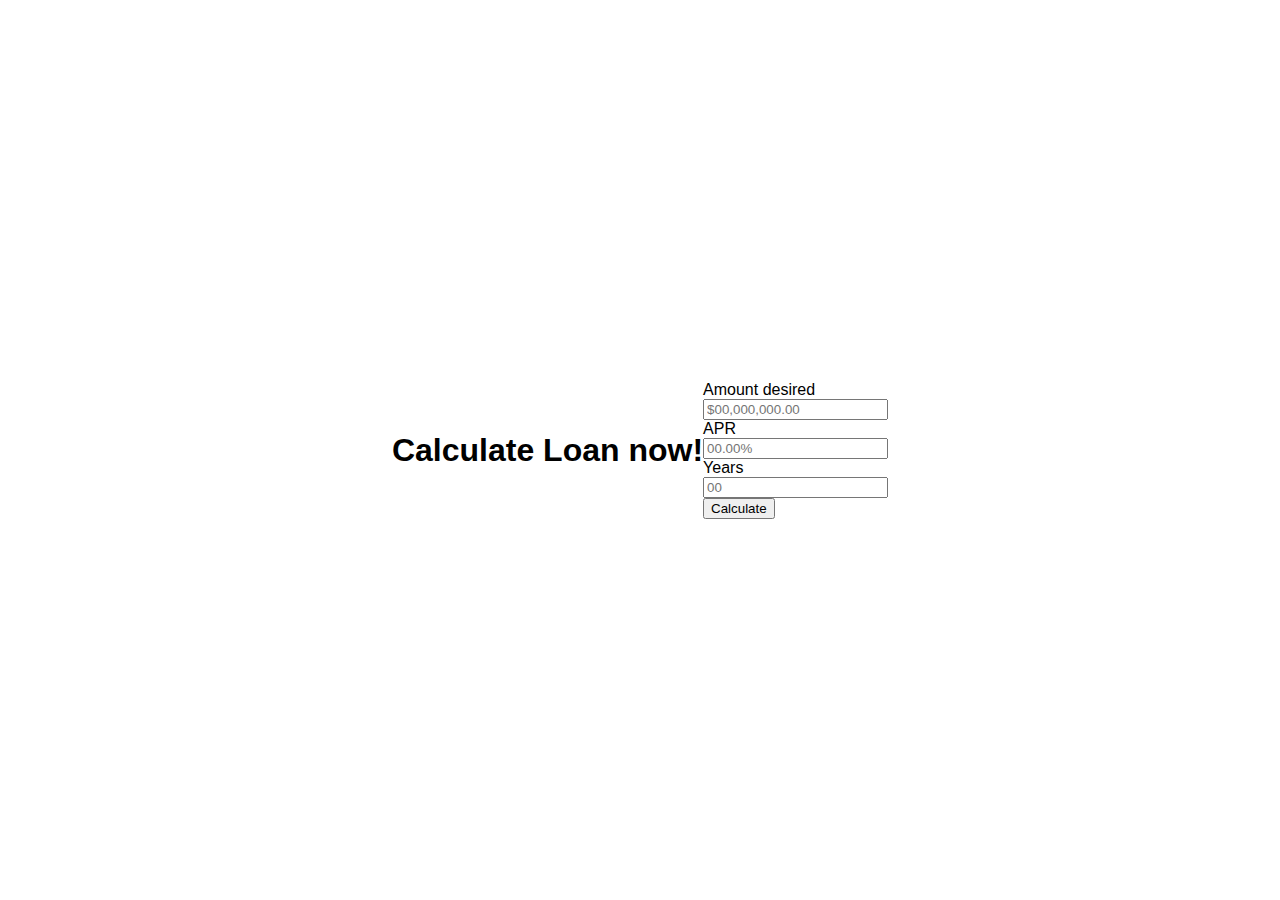
<file: calculator.html>
<!DOCTYPE html>
<html lang="en">
    <head>
        <link rel="stylesheet" href="style.css">
    </head>

<header>
    <h1 class="loan">Calculate Loan now!</h1>
</header>

<body>
<form action="">
    <div id="label"><label for="amt">Amount desired</label></div>
    <div><input type="text" name="amt" id="amt" placeholder="$00,000,000.00"></div>
    <div id="label"><label for="apr">APR</label></div>
    <div><input type="text" name="apr" id="apr" placeholder="00.00%"></div>
    <div id="label"><label for="year">Years</label></div>
    <div><input type="text" name="year" id="year" placeholder="00"></div>
    <div><button onclick="calcu.js">Calculate</button></div>
    
</form>
    
</body>




</html>
</file>
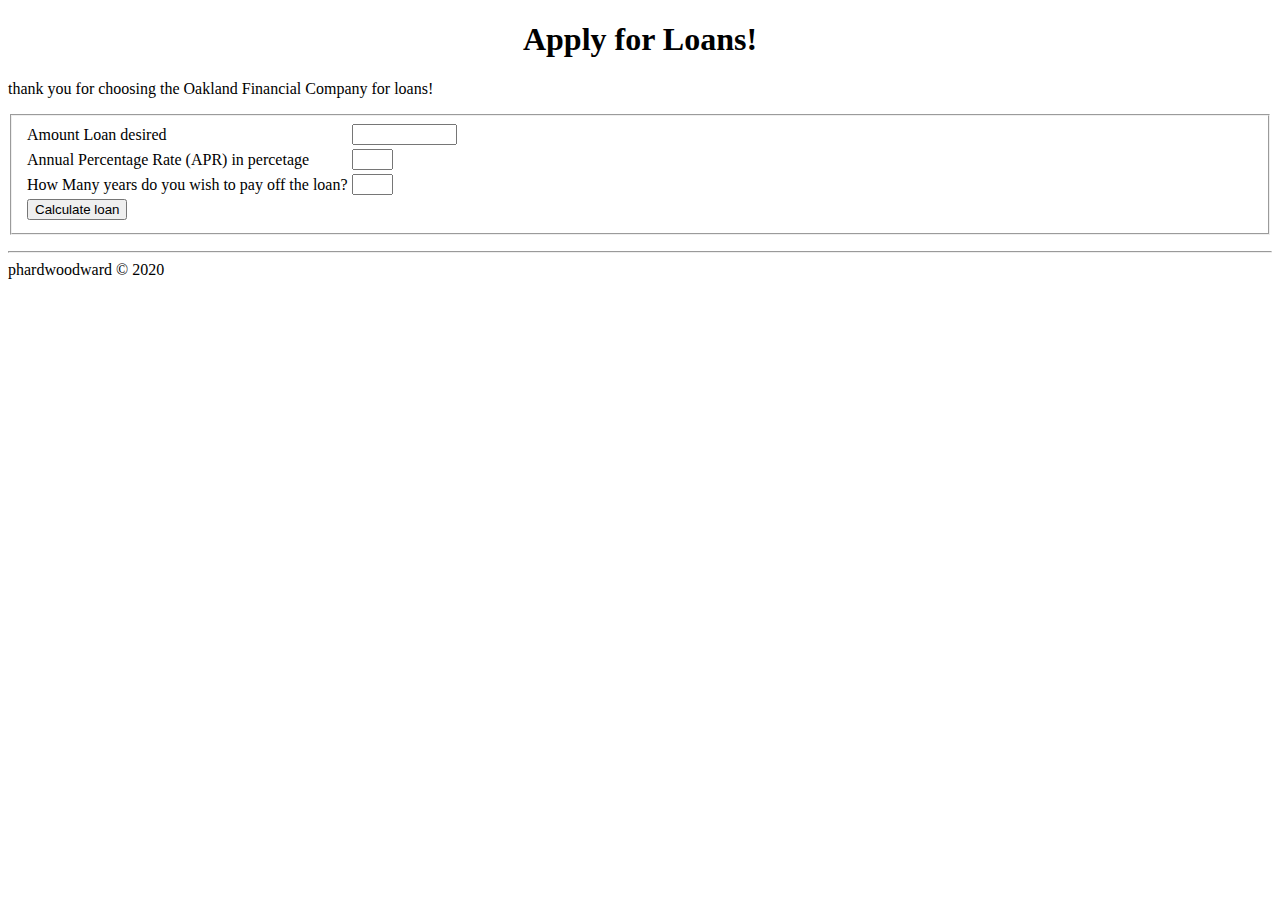
<file: index2.html>
<!DOCTYPE html>
<html lang="en">
    <head>
    <!-- head, put all the links over here!
    such as css, java and etc. -->
    <script src="script.js"></script>
    </head>

	<header>
		<h1 style = "text-align:center;" >Apply for Loans!<h1>	
	</header>
	<main class="loanCalculator">
    <form id = "applyLoan"></form>
        <p>thank you for choosing the Oakland Financial Company for loans!</p>

       <fieldset>
       <table>
            <tr>
                <td>Amount Loan desired</td>
                <td><input type="text" name="num1" id="num1" size="10"></td>               
            </tr>
            <tr>
                <td>Annual Percentage Rate (APR) in percetage</td>
                <td><input type="text" name="num2" id="num2" size="2"></td>
            </tr>
            <tr>
                <td>How Many years do you wish to pay off the loan?</td>
                <td><input type="text" name="num3" id="num3" size="2"></td>
            </tr>
            
            <tr>
                <td><button onclick="loanProcess()"> Calculate loan</button></td>
            </tr>

        </table>

       </fieldset>
        
              <p id="answer"></p>

        

	</main>
    <hr>
	<footer>
		phardwoodward &copy; 2020
	</footer>
</body>
</html>
</file>
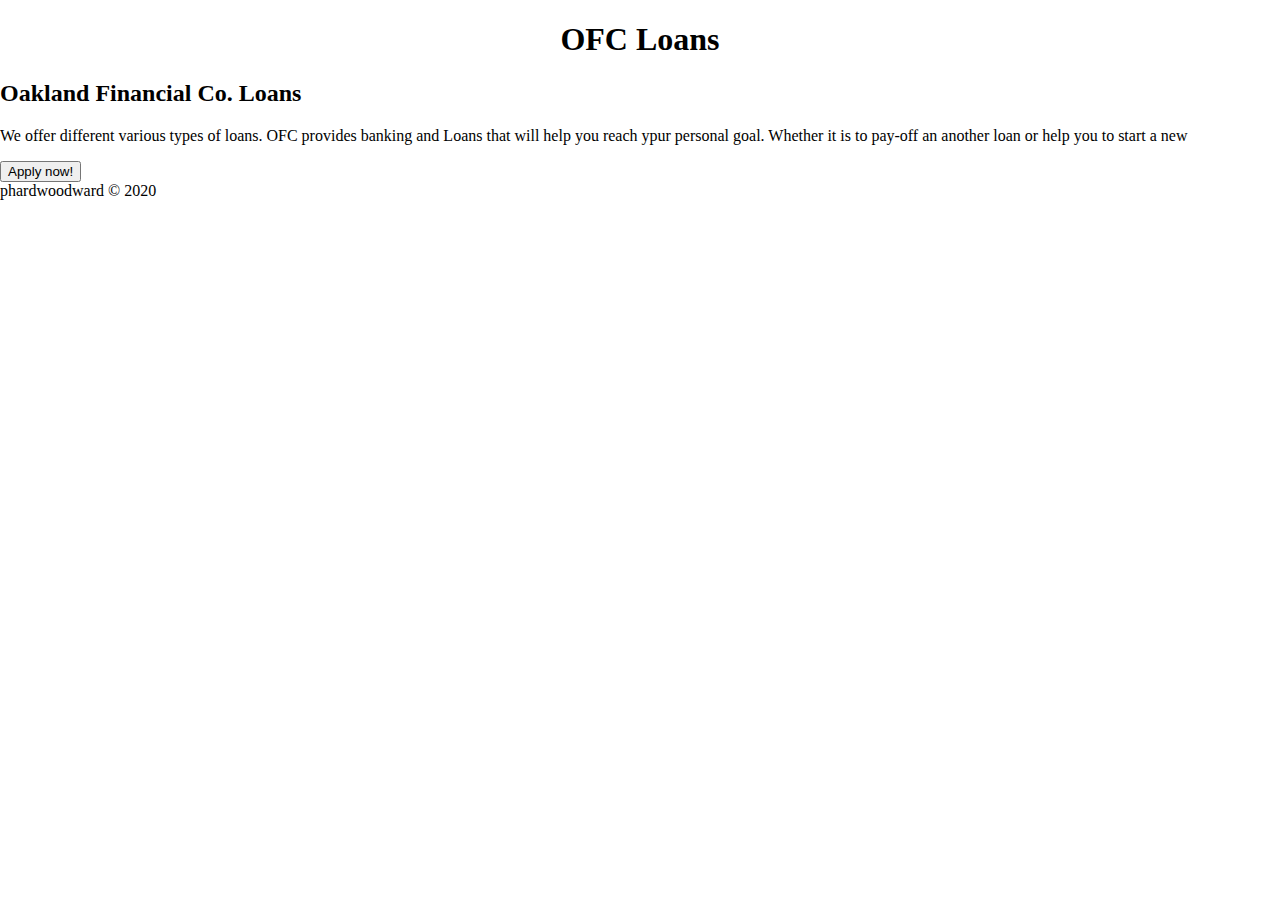
<file: loan.html>
<!DOCTYPE html>
<html lang="en">
    <head>
    <!-- head, put all the links over here!
    such as css, java and etc. -->
    <script src="script.js"></script>
    <link rel="stylesheet" href="style2.css">
    </head>

	<header>
		<h1 style = "text-align:center;" >OFC Loans<h1>	
	</header>
	<main>
    
		<article>
        <h2>Oakland Financial Co. Loans</h2>
        <p>We offer different various types of loans.
        OFC provides banking and Loans that will help you reach ypur
        personal goal. Whether it is to pay-off an another loan
        or help you to start a new </p>
		</article>

        <a href="loanCalculator.html"> <button>Apply now!</button></a>

	</main>
	<footer>
		phardwoodward &copy; 2020
	</footer>
</body>
</html>
</file>
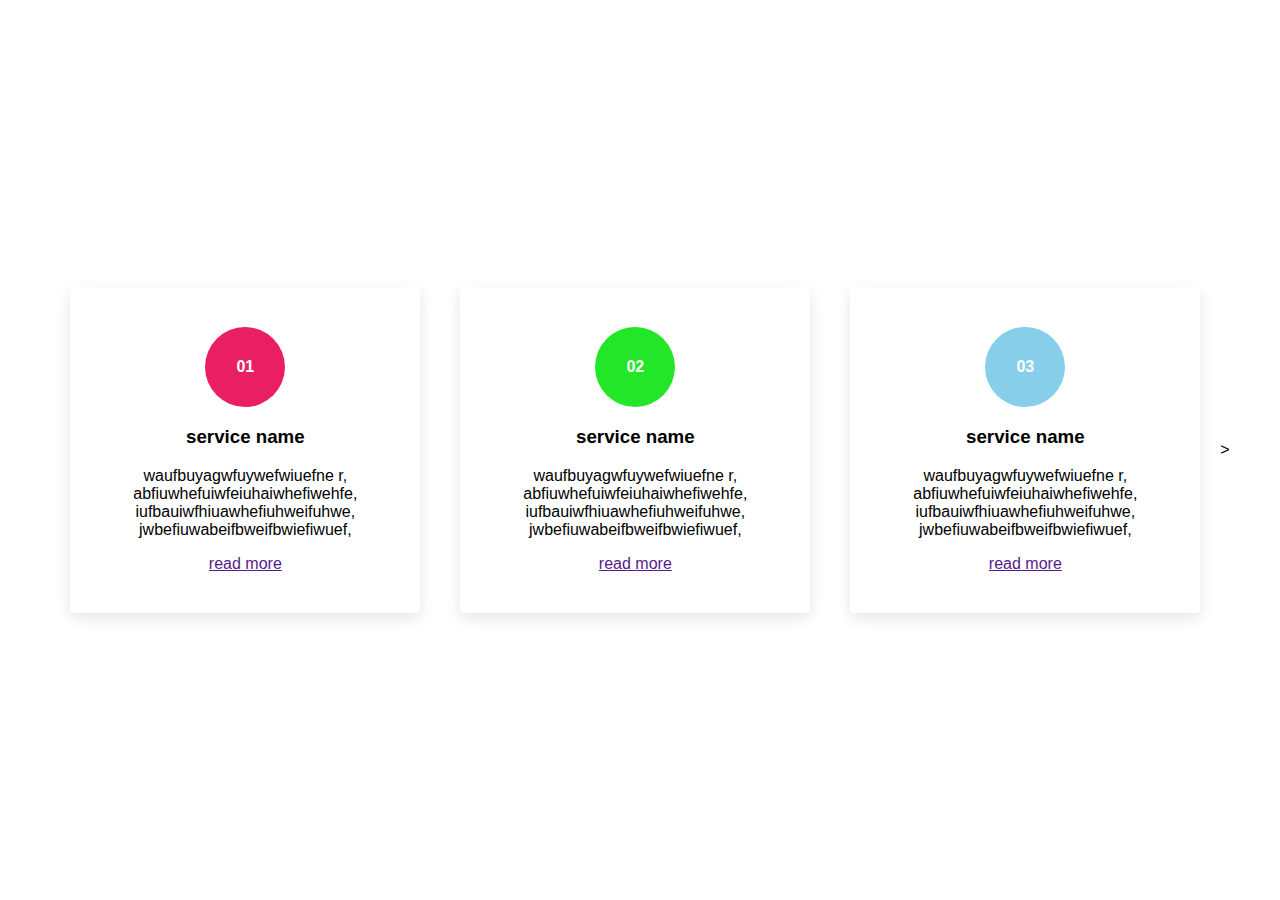
<file: pageinformation.html>
<!DOCTYPE html>
<html lang="en">
    <head>
    <title>PageInformation</title>
    <link rel="stylesheet" type="text/css" href="style.css">
    </head>

    <body>
        <div class="container">
            <div class="box">
                <div class="icon">01</div>
                <div class="content">
                    <h3>service name</h3>
                    <p>waufbuyagwfuywefwiuefne r,
                    abfiuwhefuiwfeiuhaiwhefiwehfe,
                    iufbauiwfhiuawhefiuhweifuhwe,
                    jwbefiuwabeifbweifbwiefiwuef,</p>
                    <a href="">read more</a>
                </div>
            </div>
            <div class="box">
                <div class="icon">02</div>
                <div class="content">
                    <h3>service name</h3>
                    <p>waufbuyagwfuywefwiuefne r,
                    abfiuwhefuiwfeiuhaiwhefiwehfe,
                    iufbauiwfhiuawhefiuhweifuhwe,
                    jwbefiuwabeifbweifbwiefiwuef,</p>
                    <a href="">read more</a>
                    </div>
            </div>
            <div class="box">
                <div class="icon">03</div>
                <div class="content">
                    <h3>service name</h3>
                    <p>waufbuyagwfuywefwiuefne r,
                    abfiuwhefuiwfeiuhaiwhefiwehfe,
                    iufbauiwfhiuawhefiuhweifuhwe,
                    jwbefiuwabeifbweifbwiefiwuef,</p>
                    <a href="">read more</a>
                    </div>
            </div>

        </div><!--this is the class container-->>
    </body>

</html>
</file>
<file: style.css>
/*this is the styling for the content page*/

body{
    margin: 0;
    padding: 0;
    display: flex;
    justify-content: center;
    align-items: center;
    min-height: 100vh;
    font-family: 'Poppins',sans-serif;
}
.container
{
    display: flex;
    flex-wrap: wrap;
    justify-content: space-between;
}
.container .box
{
    position: relative;
    width: 350px;
    padding: 40px;
    background: #fff;
    box-shadow: 0 5px 15px rgba(0, 0, 0, .1);
    border-radius: 4px;
    margin: 20px;
    box-sizing: border-box;
    overflow: hidden;
    text-align: center;
}

.container .box .icon{

    position: relative;
    width: 80px;
    height: 80px;
    color: #fff;
    background: #000;
    display: flex;
    justify-content: center;
    align-items: center;
    margin: 0 auto;
    border-radius: 50%;
    font-size-adjust: 40px;
    font-weight: 700;
    transition: 1s;

}
.container .box:nth-child(1) .icon
{
    box-shadow: 0 0 0 0 #e91e63;
    background: #e91e63;
}

.container .box:nth-child(1):hover .icon
{
    box-shadow: 0 0 0 400px #e91e63;
}

.container .box:nth-child(2) .icon
{
    box-shadow: 0 0 0 0 #23e629;
    background: #23e629;
}

.container .box:nth-child(2):hover .icon
{
    box-shadow: 0 0 0 400px #23e629;
}

.container .box:nth-child(3) .icon
{
    box-shadow: 0 0 0 0 skyblue;
    background: skyblue;
}

.container .box:nth-child(3):hover .icon
{
    box-shadow: 0 0 0 400px skyblue;
}

.container .box .content
{
    position: relative;
    z-index: 1;
    transition: 0.5s;
}

.container .box:hover .content
{
    color: #fff;
}

form .
}
</file>
<file: style2.css>
body {
    
	margin: 0;
	padding:0; 
}	
/*----------Navigation----------*/
#nav-bar
{	position: sticky;
	top: 0;
	z-index: 10;
}
.navbar-brand img
{
	height: 75px;
	width: 105px;
	padding-left: 25px;
}
.navbar-nav li
{
	padding: 0 10px;
	display: inline-block;
	position: relative;
}
.navbar-nav li a
{
	float: left;
	text-align: left;
}
#nav-bar ul li a:hover
{
	color: #FD2E01!important;
	list-style: none;
}
.navbar
{
	background: #fff;
}
.navbar-toggler
{
	border: none!important;
}	
.nav-link
{
	color: #000000 !important;	
	font-weight: 600;
	font-size: 16px;
}
		/*---------About----------*/
#about
{
	background-image: linear-gradient(rgba(0,0,0,0.8),rgba(0,0,0,0.8)),url(../img/teller.jpg);
	background-size: cover;
	padding-top: 110px;
	padding-bottom: 500px;
	color: #FFFFFF ;
}

.about-content
{
	padding-top: 20px;
}
/*---------------Services-----------*/
#services
{
	background-image: linear-gradient(rgba(0,0,0,0.8),rgba(0,0,0,0.9)),url(../img/services.jpg);
	background-size: cover;
	background-position: center;
	color: #efefef !important;
	background-attachment: fixed;
	padding-top: 55px;
	padding-bottom: 150px;
}
#services h1
{
	text-align: center;
	color: #efefef !important;
	padding-bottom: 10px;
}
#services h1::after
{
	content:'';
	background: #efefef;
	display: block;
	height: 3px;
	width: 170px;
	margin: 20px auto 5px;
}
.services
{
	margin-top: 40px;
}
.icon
{
	font-size: 40px;
	margin: 20px auto;
	padding: 20px;
	height= 80px;
	width= 80px;	
}
#services p
{
	font-size: 14px;
	margin-top: 20px;
	color: #ccc;
}
.sub-menu-1
{
	display: none;	
}
#nav-bar ul li:hover .sub-menu-1
{	
	display: block;
	position: absolute;
	background: #ffffff ;
	margin-top: 40px;
	margin-left: -50px;
	color: #282828 ;		
}

#nav-bar ul li:hover .sub-menu-1 ul
{	list-style: none;
	display: block;
	margin: 10px;		
}
#nav-bar ul li:hover .sub-menu-1 ul li
{
	width: 180px;
	padding: 5px;
	background: transparent;			
}
#nav-bar ul li:hover .sub-menu-1 ul li:last-child
{
	border-bottom: none;
	
	
}
#nav-bar ul li:hover .sub-menu-1 ul li a:hover
{
	color:#ffffff;	
}
.login-box{
  width: 250px;
  position: relative;
  top: 25%;
  left: 50%;
  transform: translate(-50%,-50%);
  color: black;
  padding-bottom: 25px;
}
.login-box h1{
  float: left;
  font-size: 40px;
  border-bottom: 4px solid #FD2E01!important ;
  margin-bottom: 20px;
  padding: 13px 0;
}
.textbox{
  width: 100%;
  overflow: hidden;
  font-size: 20px;
  padding: 8px 0;
  margin: 8px 0;
  border-bottom: 1px solid #FD2E01!important;
}
.textbox i{
  width: 26px;
  float: left;
  text-align: center;
}
.textbox input{
  border: none;
  outline: none;
  background: none;
  color: black;
  font-size: 18px;
  width: 80%;
  float: left;
  margin: 0 10px;
}

.btn{
  width: 100%;
  background: none;
  border: 2px solid #272727 ;
  color: black;
  padding: 5px;
  font-size: 18px;
  cursor: pointer;
  margin: 2px 0;
}
.btn2{
  width: 100%;
  background: none;
  border: 2px #272727 ;
  color: black;
  padding: 5px;
  font-size: 10px;
  cursor: pointer;
  margin: 4px 0;
}
.btn3{
  width: 100%;
  background: none;
  border: 2px  #272727 ;
  color: black;
  padding: 5px;
  font-size: 12px;
  cursor: pointer;
  margin: 6px 0;
}
.login-init{

  width: 250px;
  position: relative;
  top: 15%;
  left: 50%;
  transform: translate(-50%,-50%);
  color: black;
  padding-bottom: 25px;
}
.login-init h1{

  color:black;
  float: left;
  font-size: 55px;
  border-bottom: 4px solid #FD2E01!important ;
  margin-bottom: 20px;
  padding: 13px 0;
}
.signin
{
  width: 100%;
  background: #232323;
  border: 2px solid #ffff ;
  color: white;
  padding: 5px;
  font-size: 30px;
  cursor: pointer;
  margin: 2px 0;
}
.signup
{
  width: 100%;
  background: none;
 
  color: black;
  padding: 5px;
  font-size: 18px;
  cursor: pointer;
  margin: 2px 0;
}
</file>
